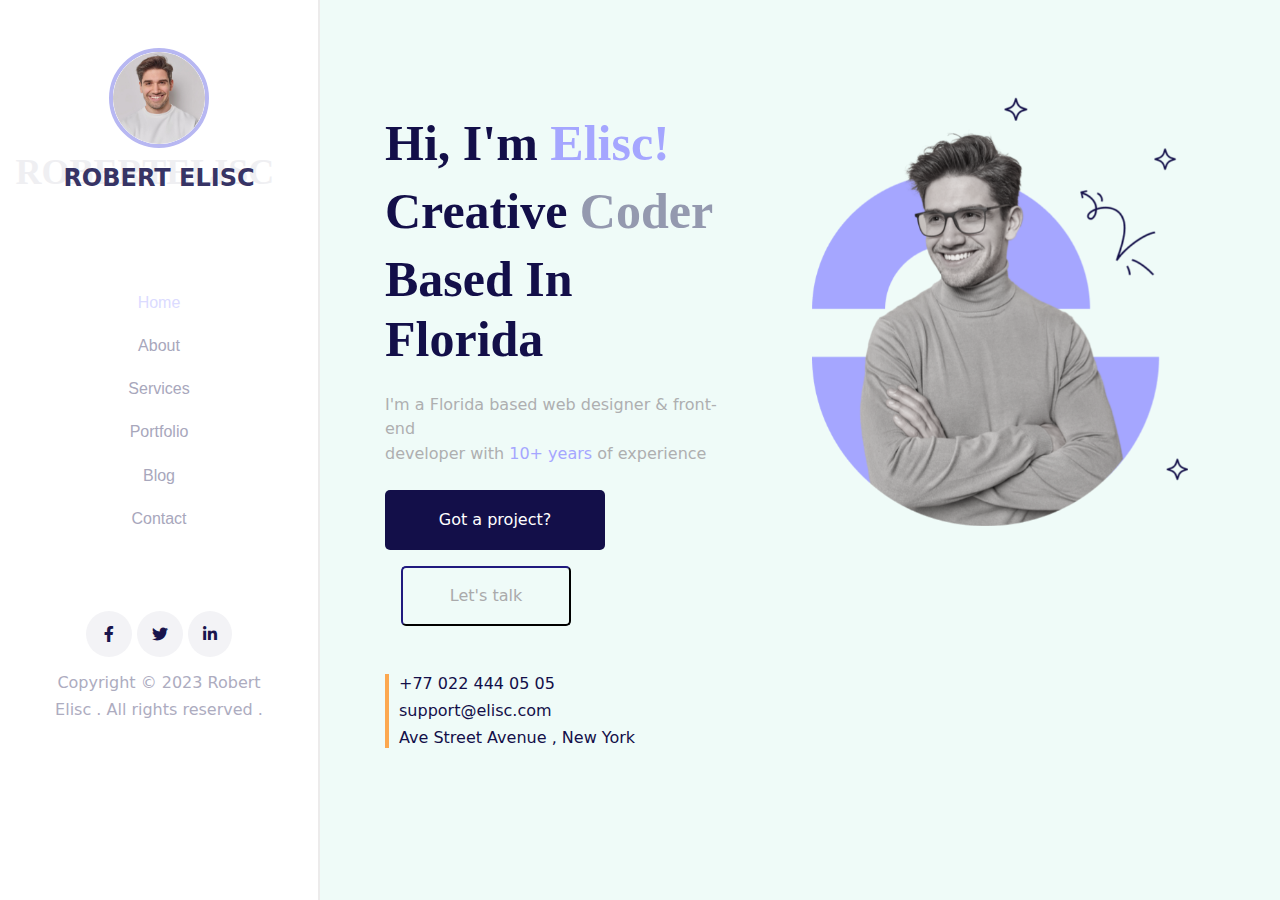
<file: index.html>
<!DOCTYPE html>
<html lang="en">

<head>
  <meta charset="UTF-8">
  <meta http-equiv="X-UA-Compatible" content="IE=edge">
  <meta name="viewport" content="width=device-width, initial-scale=1.0">

  <link rel="stylesheet" href="assets\bootstrap5\bootstrap.min.css">
  <link rel="stylesheet" href="https://cdnjs.cloudflare.com/ajax/libs/font-awesome/6.0.0/css/all.min.css" />
  <link rel="stylesheet" href="assets\css\style.css">
  <link rel="stylesheet" href="assets\css\MediaQuery.css">
  <title>Home</title>
</head>

<body>


  <main class="container-fluid main-Home">
    <div class="row">

      <!-- Left nav start  -->
      <aside class="left-nav col-lg-3 col-xl-3">


        <!-- off canvas for phones start -->
        <div class="off-canvas off">
          <button class="btn  " type="button" data-bs-toggle="offcanvas" data-bs-target="#offcanvasExample"
            aria-controls="offcanvasExample">
            <i class="fa-solid fa-bars"></i>
          </button>

          <div class="offcanvas offcanvas-start" tabindex="-1" id="offcanvasExample"
            aria-labelledby="offcanvasExampleLabel">
            <div class="offcanvas-header">

              <button type="button" class="btn-close text-reset" data-bs-dismiss="offcanvas"
                aria-label="Close"></button>
            </div>
            <div class="offcanvas-body">
              <div>
                <!-- img and name start -->
                <div class="col-xl-12 col-lg-12 mb-5  mt-5 img-name  main-title">
                  <img class="mb-3" src="assets\images\user-img.jpg" alt="" srcset="">
                  <h4 class="Name mb-5">Robert Elisc <span class="bg-text">RobertElisc</span></h4>
                </div>
                <!-- img and name end -->

                <!-- links start -->
                <div class="col-xl-12 col-lg-12 mb-5 links ">
                  <a href="#">
                    <h6 class=" mb-4 mt-5 colored">Home</h6>
                  </a>
                  <a href="About.html">
                    <h6 class=" mb-4">About</h6>
                  </a>
                  <a href="Services.html">
                    <h6 class=" mb-4">Services</h6>
                  </a>
                  <a href="portfolio.html">
                    <h6 class=" mb-4">Portfolio</h6>
                  </a>
                  <a href="#">
                    <h6 class=" mb-4">Blog</h6>
                  </a>
                  <a href="Contact.html">
                    <h6 class=" mb-4">Contact</h6>
                  </a>

                </div>
                <!-- links end -->


                <!-- copyright start -->
                <div class="col-xl-12 col-lg-12 mt-5   rights">
                  <div class="social col-xl-12 col-lg-12">
                    <i class="fa-brands fa-facebook-f"></i>
                    <i class="fa-brands fa-twitter"></i>
                    <i class="fa-brands fa-linkedin-in"></i>
                  </div>

                  <div class="Copy-text col-xl-12 col-lg-12 mt-3">
                    <h6>Copyright © 2023 Robert</h6>
                    <h6>Elisc . All rights reserved .</h6>
                  </div>

                </div>
              </div>

            </div>
          </div>

        </div>

        <!-- off canvas for phones end -->





        <div class="for-big-screen">
          <!-- img and name start -->
          <div class="col-xl-12 col-lg-12 mb-5  mt-5 img-name  main-title">
            <img class="mb-3" src="assets\images\user-img.jpg" alt="" srcset="">
            <h4 class="Name mb-5">Robert Elisc <span class="bg-text">RobertElisc</span></h4>
          </div>
          <!-- img and name end -->

          <!-- links start -->
          <div class="col-xl-12 col-lg-12 mb-5 links ">
            <a href="#">
              <h6 class=" mb-4 mt-5 colored">Home</h6>
            </a>
            <a href="About.html">
              <h6 class=" mb-4">About</h6>
            </a>
            <a href="Services.html">
              <h6 class=" mb-4">Services</h6>
            </a>
            <a href="portfolio.html">
              <h6 class=" mb-4">Portfolio</h6>
            </a>
            <a href="#">
              <h6 class=" mb-4">Blog</h6>
            </a>
            <a href="Contact.html">
              <h6 class=" mb-4">Contact</h6>
            </a>

          </div>
          <!-- links end -->

          <!-- copyright start -->
          <div class="col-xl-12 col-lg-12 mt-5   rights">
            <div class="social col-xl-12 col-lg-12">
              <i class="fa-brands fa-facebook-f"></i>
              <i class="fa-brands fa-twitter"></i>
              <i class="fa-brands fa-linkedin-in"></i>
            </div>

            <div class="Copy-text col-xl-12 col-lg-12 mt-3">
              <h6>Copyright © 2023 Robert</h6>
              <h6>Elisc . All rights reserved .</h6>
            </div>

          </div>
        </div>

      </aside>
      <!-- Left nav end  -->




      <!-- home start -->
      <section class=" col-lg-9 col-xl-9 home">
        <div class="row">
          <div class="col-xl-6 col-lg-6 home-text mt-5 ">
            <h1>Hi, I'm <span class="span-1">Elisc!</span></h1>
            <h1>Creative <span class="span-2">Coder</span></h1>
            <h1>Based In Florida</h1>

            <p class="mt-4">I'm a Florida based web designer & front-end</p>
            <p class="p2">developer with <span class="span-3">10+ years</span> of experience</p>

            <div class="col-xl-12 col-lg-12 butt mt-4  ">
              <button class="butt-1 mb-3">Got a project?</button>
              <button class="butt-2 ms-3">Let's talk</button>
            </div>

            <div class="col-xl-12 col-lg-12 info mt-5">
              <h6>+77 022 444 05 05</h6>
              <h6>support@elisc.com</h6>
              <h6>Ave Street Avenue , New York </h6>
            </div>

          </div>

          <div class="col-xl-5 col-lg-5 home-img mt-5 ">
            <div id="carouselExampleSlidesOnly" class="carousel slide" data-bs-ride="carousel">
              <div class="carousel-inner">
                <div class="carousel-item active">
                  <img src="assets\images\Home-img.png" class="d-block w-100" alt="...">
                </div>
              </div>
            </div>
          </div>
        </div>
      </section>

    </div>
  </main>




















  <script src="assets\bootstrap5\bootstrap.bundle.min.js"></script>
</body>

</html>
</file>
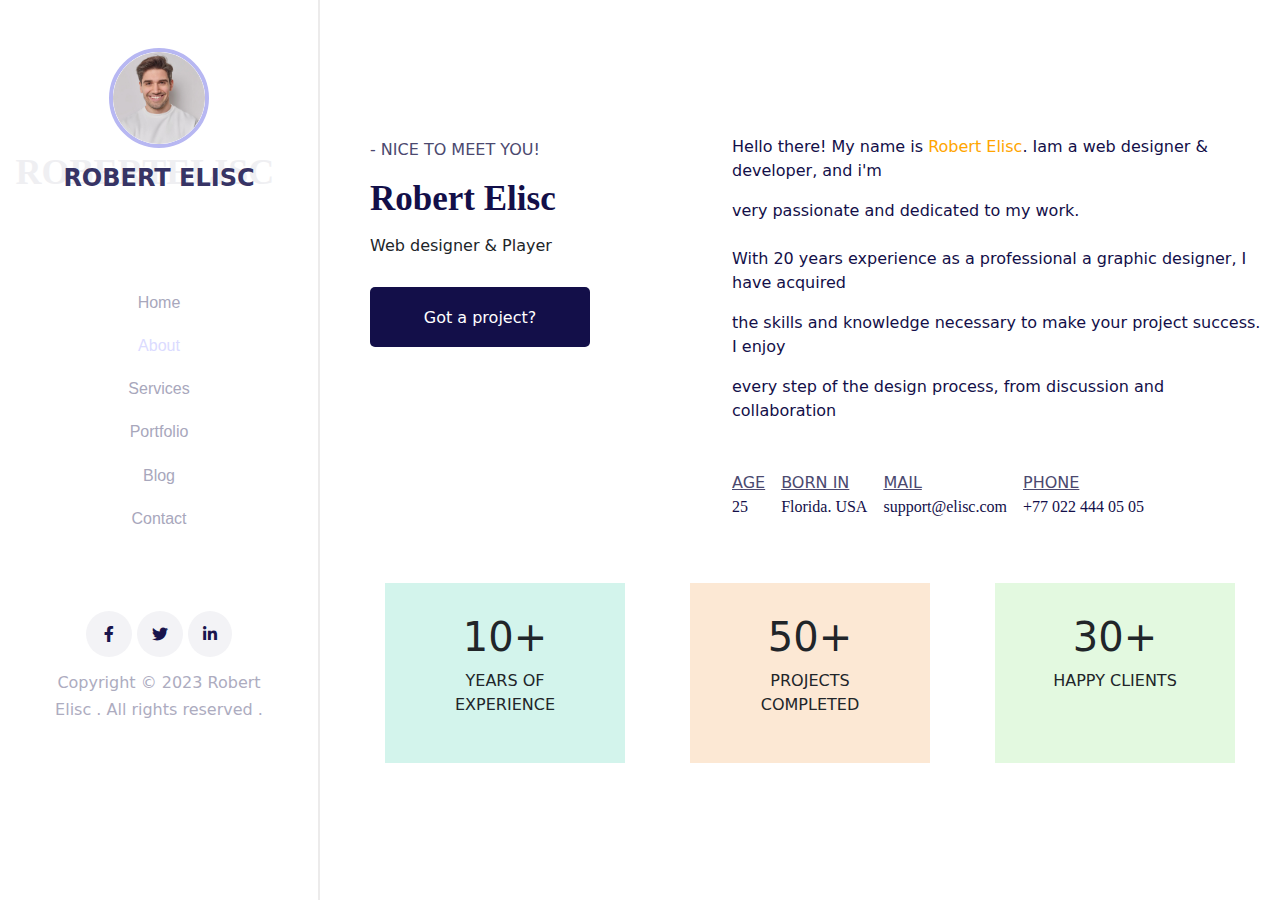
<file: About.html>
<!DOCTYPE html>
<html lang="en">
<head>
    <meta charset="UTF-8">
    <meta http-equiv="X-UA-Compatible" content="IE=edge">
    <meta name="viewport" content="width=device-width, initial-scale=1.0">
    <link rel="stylesheet" href="assets\bootstrap5\bootstrap.min.css">
    <link
      rel="stylesheet"
      href="https://cdnjs.cloudflare.com/ajax/libs/font-awesome/6.0.0/css/all.min.css"
    />
    <link rel="stylesheet" href="assets\css\style.css">
    <link rel="stylesheet" href="assets\css\MediaQuery.css">
    <title>About-me</title>
</head>
<body>
  
    <main class="container-fluid">
        <div class="row">
             <!-- Left nav start  -->
             <aside class="left-nav col-lg-3 col-xl-3">


                <!-- off canvas for phones start -->
                <div class="off-canvas off">
                 <button class="btn  " type="button" data-bs-toggle="offcanvas" data-bs-target="#offcanvasExample" aria-controls="offcanvasExample">
                   <i class="fa-solid fa-bars"></i>
                 </button>
                 
                 <div class="offcanvas offcanvas-start" tabindex="-1" id="offcanvasExample" aria-labelledby="offcanvasExampleLabel">
                   <div class="offcanvas-header">
                    
                     <button type="button" class="btn-close text-reset" data-bs-dismiss="offcanvas" aria-label="Close"></button>
                   </div>
                   <div class="offcanvas-body">
                     <div>
                       <!-- img and name start -->
                    <div class="col-xl-12 col-lg-12 mb-5  mt-5 img-name  main-title">
                     <img class="mb-3" src="assets\images\user-img.jpg" alt="" srcset="">
                     <h4 class="Name mb-5">Robert Elisc <span class="bg-text">RobertElisc</span></h4>
                  </div>
                 <!-- img and name end -->
   
                 <!-- links start -->
                 <div class="col-xl-12 col-lg-12 mb-5 links ">
                    <a href="index.html" ><h6  class=" mb-4 mt-5">Home</h6></a>
                    <a href="#" ><h6  class=" mb-4 colored">About</h6></a>
                    <a href="Services.html" ><h6  class=" mb-4">Services</h6></a>
                    <a href="portfolio.html" ><h6  class=" mb-4">Portfolio</h6></a>
                    <a href="#" ><h6  class=" mb-4">Blog</h6></a>
                    <a href="Contact.html" ><h6  class=" mb-4">Contact</h6></a>
   
                 </div>
                  <!-- links end -->
   
   
                  <!-- copyright start -->
                  <div class="col-xl-12 col-lg-12 mt-5   rights">
                    <div class="social col-xl-12 col-lg-12" >
                     <i class="fa-brands fa-facebook-f"></i>
                     <i class="fa-brands fa-twitter"></i>
                     <i class="fa-brands fa-linkedin-in"></i>
                    </div>
   
                    <div class="Copy-text col-xl-12 col-lg-12 mt-3" >
                      <h6>Copyright © 2023 Robert</h6>
                      <h6>Elisc . All rights reserved .</h6>
                    </div>
                    
                  </div>
                     </div>
                    
                   </div>
                 </div>
                   
                </div>
              
               <!-- off canvas for phones end -->
 
 
 
 
 
                <div class="for-big-screen">
                  <!-- img and name start -->
                    <div class="col-xl-12 col-lg-12 mb-5  mt-5 img-name  main-title">
                      <img class="mb-3" src="assets\images\user-img.jpg" alt="" srcset="">
                      <h4 class="Name mb-5">Robert Elisc <span class="bg-text">RobertElisc</span></h4>
                    </div>
                  <!-- img and name end -->
 
                   <!-- links start -->
                   <div class="col-xl-12 col-lg-12 mb-5 links ">
                     <a href="index.html" ><h6  class=" mb-4 mt-5 ">Home</h6></a>
                     <a href="#" ><h6  class=" mb-4 colored">About</h6></a>
                     <a href="Services.html" ><h6  class=" mb-4">Services</h6></a>
                     <a href="portfolio.html" ><h6  class=" mb-4">Portfolio</h6></a>
                     <a href="#" ><h6  class=" mb-4">Blog</h6></a>
                     <a href="Contact.html" ><h6  class=" mb-4">Contact</h6></a>
 
                   </div>
                 <!-- links end -->
 
                 <!-- copyright start -->
                  <div class="col-xl-12 col-lg-12 mt-5   rights">
                   <div class="social col-xl-12 col-lg-12" >
                    <i class="fa-brands fa-facebook-f"></i>
                    <i class="fa-brands fa-twitter"></i>
                    <i class="fa-brands fa-linkedin-in"></i>
                   </div>
                  
                   <div class="Copy-text col-xl-12 col-lg-12 mt-3" >
                     <h6>Copyright © 2023 Robert</h6>
                     <h6>Elisc . All rights reserved .</h6>
                   </div>
                   
                  </div>
                </div>
                
             </aside>
         <!-- Left nav end  -->



         <!-- About start -->

         <section class=" col-lg-9 col-xl-9 about">
           <div class="row" >
            <!-- left top section -->
             <div class="hi mt-5 col-lg-5 col-xl-5">
              <p>- NICE TO MEET YOU!</p>
              <h1>Robert Elisc</h1>
              <h6 class="mt-3">Web designer & Player</p>
              <button class="butt-1  mt-3">Got a project?</button>
             </div>
             <!-- left top section end-->
             
             <div class="hi-p col-lg-7 col-xl-7">
               <p>Hello there! My name is <span class="hi-sp">Robert Elisc</span>. Iam a web designer & developer, and i'm</p>
               <p>very passionate and dedicated to my work.</p>
               <p class="mt-4">With 20 years experience as a professional a graphic designer, I have acquired</p> 
               <p>the skills and knowledge necessary to make your project success. I enjoy </p>
               <p class="mb-5">every step of the design process, from discussion and collaboration</p>
               

             <div class="info-links mt-5">
              <div>
                <a href="">AGE</a>
                <p class="">25</p>
              </div>

              <div class="ms-3">
                <a  href="" >BORN IN</a>
                <p >Florida. USA</p>
              </div>
              
              <div class="ms-3">
                <a  href="">MAIL</a>
                <p >support@elisc.com</p>
              </div>
              

              <div class="ms-3">
                <a  href="">PHONE</a>
                <p >+77 022 444 05 05</p>
              </div>
              
            
             </div>

            
             </div>

             <div class="prog col-lg-12 col-xl-12 container justify-content-center mt-5  ">
              <div class="row">
                <div class="prog-1 progg col-lg-3 col-xl-3 mb-4">
                  <h1>10+</h1>
                  <p>YEARS OF EXPERIENCE</p>
                </div>
  
                <div class="prog-2 progg col-lg-3 col-xl-3  mb-4">
                  <h1>50+</h1>
                  <p>PROJECTS COMPLETED</p>
                </div>
  
                <div class="prog-3  progg col-lg-3 col-xl-3 mb-4">
                  <h1>30+</h1>
                  <p>HAPPY CLIENTS</p>
                </div>
              </div>
             
          </div>


            



           </div>
         </section>
 
 
        </div>
    </main>

















<script src="assets\bootstrap5\bootstrap.bundle.min.js"></script>
</body>
</html>
</file>
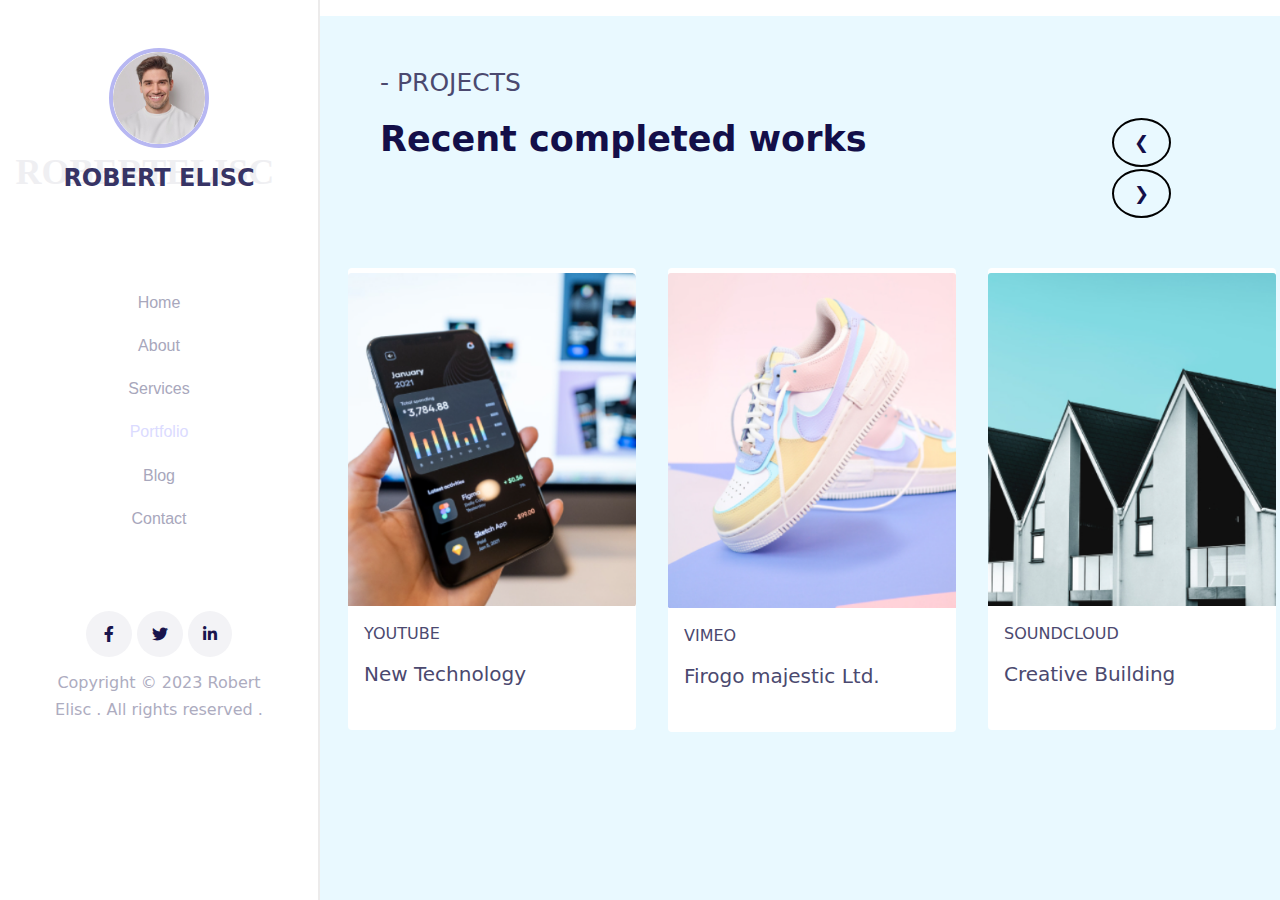
<file: portfolio.html>
<!DOCTYPE html>
<html lang="en">
<head>
    <meta charset="UTF-8">
    <meta http-equiv="X-UA-Compatible" content="IE=edge">
    <meta name="viewport" content="width=device-width, initial-scale=1.0">
    <link rel="stylesheet" href="assets\bootstrap5\bootstrap.min.css">
    <link
      rel="stylesheet"
      href="https://cdnjs.cloudflare.com/ajax/libs/font-awesome/6.0.0/css/all.min.css"
    />
    <link rel="stylesheet" href="assets\css\style.css">
    <link rel="stylesheet" href="assets\css\MediaQuery.css">
    <title>Portfolio</title>
</head>
<body>
    <main class="container-fluid">
        <div class="row">
              <!-- Left nav start  -->
           <aside class="left-nav col-lg-3 col-xl-3">
           
           
            <!-- off canvas for phones start -->
            <div class="off-canvas off">
             <button class="btn  " type="button" data-bs-toggle="offcanvas" data-bs-target="#offcanvasExample" aria-controls="offcanvasExample">
               <i class="fa-solid fa-bars"></i>
             </button>
             
             <div class="offcanvas offcanvas-start" tabindex="-1" id="offcanvasExample" aria-labelledby="offcanvasExampleLabel">
               <div class="offcanvas-header">
                
                 <button type="button" class="btn-close text-reset" data-bs-dismiss="offcanvas" aria-label="Close"></button>
               </div>
               <div class="offcanvas-body">
                 <div>
                   <!-- img and name start -->
                <div class="col-xl-12 col-lg-12 mb-5  mt-5 img-name  main-title">
                 <img class="mb-3" src="assets\images\user-img.jpg" alt="" srcset="">
                 <h4 class="Name mb-5">Robert Elisc <span class="bg-text">RobertElisc</span></h4>
              </div>
             <!-- img and name end -->
        
             <!-- links start -->
             <div class="col-xl-12 col-lg-12 mb-5 links ">
                <a href="index.html" ><h6  class=" mb-4 mt-5">Home</h6></a>
                <a href="About.html" ><h6  class=" mb-4 ">About</h6></a>
                <a href="Services.html" ><h6  class=" mb-4 ">Services</h6></a>
                <a href="#" ><h6  class=" mb-4 colored">Portfolio</h6></a>
                <a href="#" ><h6  class=" mb-4">Blog</h6></a>
                <a href="Contact.html" ><h6  class=" mb-4">Contact</h6></a>
        
             </div>
              <!-- links end -->
        
        
              <!-- copyright start -->
              <div class="col-xl-12 col-lg-12 mt-5   rights">
                <div class="social col-xl-12 col-lg-12" >
                 <i class="fa-brands fa-facebook-f"></i>
                 <i class="fa-brands fa-twitter"></i>
                 <i class="fa-brands fa-linkedin-in"></i>
                </div>
        
                <div class="Copy-text col-xl-12 col-lg-12 mt-3" >
                  <h6>Copyright © 2023 Robert</h6>
                  <h6>Elisc . All rights reserved .</h6>
                </div>
                
              </div>
                 </div>
                
               </div>
             </div>
               
            </div>
          
           <!-- off canvas for phones end -->
        
        
        
        
        
            <div class="for-big-screen">
              <!-- img and name start -->
                <div class="col-xl-12 col-lg-12 mb-5  mt-5 img-name  main-title">
                  <img class="mb-3" src="assets\images\user-img.jpg" alt="" srcset="">
                  <h4 class="Name mb-5">Robert Elisc <span class="bg-text">RobertElisc</span></h4>
                </div>
              <!-- img and name end -->
        
               <!-- links start -->
               <div class="col-xl-12 col-lg-12 mb-5 links ">
                 <a href="index.html" ><h6  class=" mb-4 mt-5 ">Home</h6></a>
                 <a href="About.html" ><h6  class=" mb-4 ">About</h6></a>
                 <a href="Services.html" ><h6  class=" mb-4 ">Services</h6></a>
                 <a href="#" ><h6  class=" mb-4 colored">Portfolio</h6></a>
                 <a href="#" ><h6  class=" mb-4">Blog</h6></a>
                 <a href="Contact.html" ><h6  class=" mb-4 ">Contact</h6></a>
        
               </div>
             <!-- links end -->
        
             <!-- copyright start -->
              <div class="col-xl-12 col-lg-12 mt-5   rights">
               <div class="social col-xl-12 col-lg-12" >
                <i class="fa-brands fa-facebook-f"></i>
                <i class="fa-brands fa-twitter"></i>
                <i class="fa-brands fa-linkedin-in"></i>
               </div>
              
               <div class="Copy-text col-xl-12 col-lg-12 mt-3" >
                 <h6>Copyright © 2023 Robert</h6>
                 <h6>Elisc . All rights reserved .</h6>
               </div>
               
              </div>
            </div>
            
         </aside>
        <!-- Left nav end  -->



        <!-- portfolio start -->
        <section class="col-lg-9 col-xl-9 contact mt-3">
            <div class="row">
                <div class="col-lg-12 col-xl-12 title-ser mt-5">
                    <p class="ms-5">- PROJECTS</p>
                 </div>

                 <div class="col-lg-12 col-xl-12 under-title ">
                    <h1 class="ms-5">Recent completed works</h1>
                    <div class="nextt col-xl-2 col-lg-2 '">
                        <a class="prev me-2 col-sm-6" onclick="plusSlides(-1)">&#10094;</a>
                        <a class="next me-5 col-sm-6" onclick="plusSlides(1)">&#10095;</a>
                    </div>
                  
                 </div>


                 <!-- Work cards start -->
                    <div class="col-lg-12 col-xl-12 mt-5">
                      
                     <!-- Slideshow container -->
                     <div class="slideshow-container ">
                       
                        <!-- Full-width images with number and caption text -->

                        <div class="mySlides col-lg-12 col-xl-12 ms-3">
                          <div class="row">
                            <div class="col-lg-4 col-xl-4 ">
                              <div class="card" style="width: 18rem; border: none;">
                                  <img src="assets\images\card-1.png" class="card-img-top" alt="..." ">
                                  <div class="card-body">
                                    <p class="card-text">YOUTUBE</p>
                                    <h5 class="card-title">New Technology</h5>
                                    
                                    
                                  </div>
                                </div>
                            </div>
                           
                            <div class="col-lg-4 col-xl-4 ">
                              <div class="card" style="width: 18rem; border: none;">
                                  <img src="assets\images\card-2.png" class="card-img-top" alt="...">
                                  <div class="card-body">
                                    <p class="card-text">VIMEO</p>
                                    <h5 class="card-title">Firogo majestic Ltd.</h5>
                                  </div>
                                </div>
                            </div>
                           
                            <div class="col-lg-4 col-xl-4 ">
                              <div class="card" style="width: 18rem; border: none;">
                                  <img src="assets\images\card-3.png" class="card-img-top" alt="...">
                                  <div class="card-body">
                                    <p class="card-text">SOUNDCLOUD</p>
                                    <h5 class="card-title">Creative Building</h5>
                                  </div>
                                </div>
                            
                      </div>
                          </div>
                        </div>



                        <div class="mySlides col-lg-12 col-xl-12 ms-3">
                          <div class="row">
                            <div class="col-lg-4 col-xl-4 ">
                              <div class="card" style="width: 18rem; border: none;">
                                  <img src="assets\images\card-2.png" class="card-img-top" alt="..." ">
                                  <div class="card-body">
                                    <p class="card-text">VIMEO</p>
                                    <h5 class="card-title">Firogo majestic Ltd.</h5>
                                  </div>
                                </div>
                            </div>
                            
                            <div class="col-lg-4 col-xl-4 ">
                              <div class="card" style="width: 18rem; border: none;">
                                  <img src="assets\images\card-1.png" class="card-img-top" alt="...">
                                  <div class="card-body">
                                    <p class="card-text">YOUTUBE</p>
                                    <h5 class="card-title">New Technology</h5>
                                    
                                    
                                  </div>
                                </div>
                            </div>
                           
                            <div class="col-lg-4 col-xl-4 ">
                              <div class="card" style="width: 18rem; border: none;">
                                  <img src="assets\images\card-3.png" class="card-img-top" alt="...">
                                  <div class="card-body">
                                    <p class="card-text">SOUNDCLOUD</p>
                                    <h5 class="card-title">Creative Building</h5>
                                  </div>
                                </div>
                            
                      </div>
                          </div>
                        </div>
                      
                        <div class="mySlides col-lg-12 col-xl-12 ms-3">
                          <div class="row">
                            <div class="col-lg-4 col-xl-4 ">
                              <div class="card" style="width: 18rem; border: none;">
                                  <img src="assets\images\card-1.png" class="card-img-top" alt="..." ">
                                  <div class="card-body">
                                    <p class="card-text">YOUTUBE</p>
                                    <h5 class="card-title">New Technology</h5>
                                    
                                    
                                  </div>
                                </div>
                            </div>
                           
                            <div class="col-lg-4 col-xl-4 ">
                              <div class="card" style="width: 18rem; border: none;">
                                  <img src="assets\images\card-3.png" class="card-img-top" alt="...">
                                  <div class="card-body">
                                    <p class="card-text">SOUNDCLOUD</p>
                                    <h5 class="card-title">Creative Building</h5>
                                  </div>
                                </div>
                            </div>
                           
                            <div class="col-lg-4 col-xl-4 ">
                              <div class="card" style="width: 18rem; border: none;">
                                  <img src="assets\images\card-2.png" class="card-img-top" alt="...">
                                  <div class="card-body">
                                    <p class="card-text">VIMEO</p>
                                    <h5 class="card-title">Firogo majestic Ltd.</h5>
                                  </div>
                                </div>
                            
                      </div>
                          </div>
                        </div>
                      
                        <!-- Next and previous buttons -->
                       
                      </div>
                      <!-- Work cards end-->
                      
                      
                    
                 </div>
              
                 
    
            </div>
        </section>
            
        </div>
    </main>



  <script src="assets\bootstrap5\bootstrap.bundle.min.js"></script>
  <script src="assets\js\portfolio.js"></script>
</body>
</html>
</file>
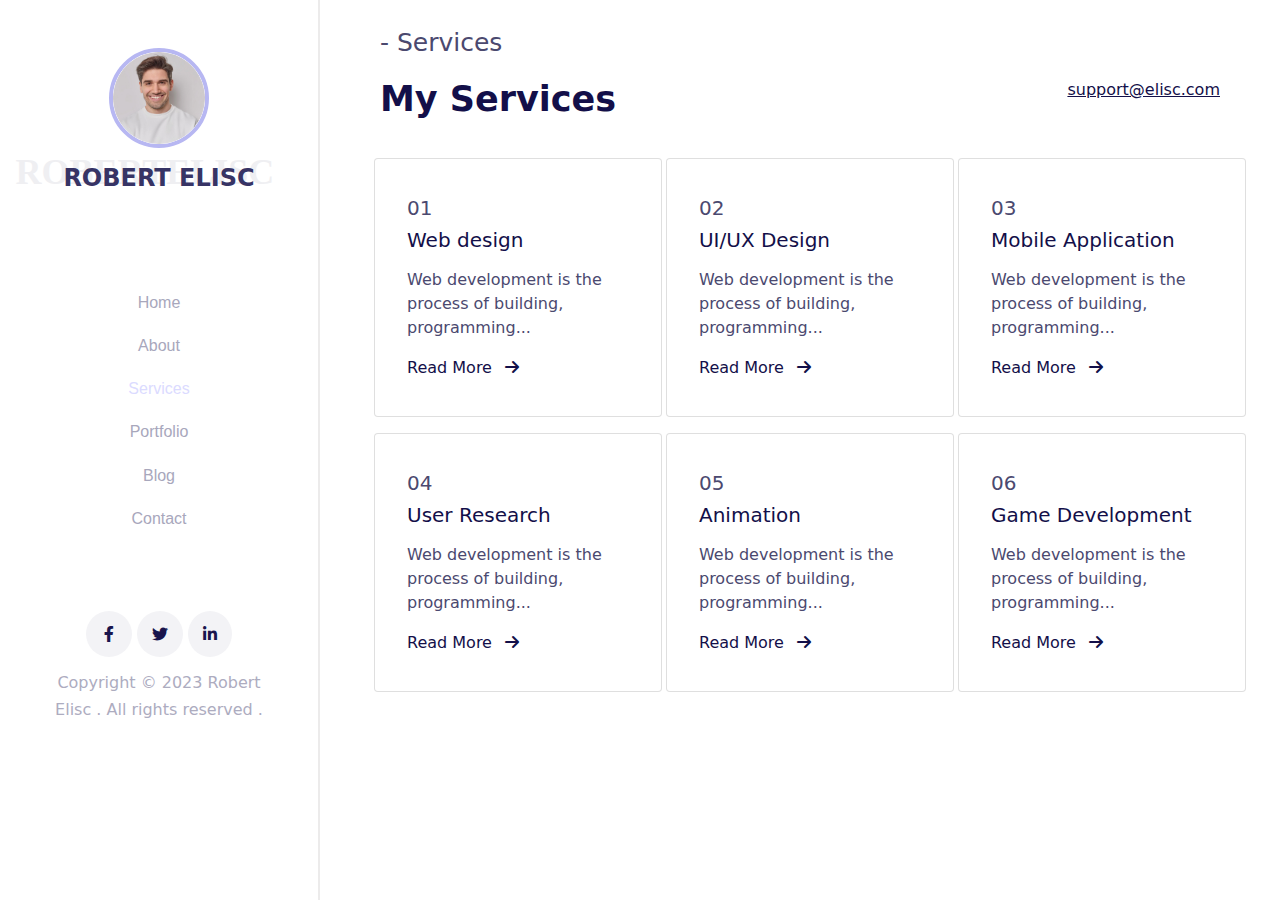
<file: Services.html>
<!DOCTYPE html>
<html lang="en">
<head>
    <meta charset="UTF-8">
    <meta http-equiv="X-UA-Compatible" content="IE=edge">
    <meta name="viewport" content="width=device-width, initial-scale=1.0">
    <link rel="stylesheet" href="assets\bootstrap5\bootstrap.min.css">
    <link
      rel="stylesheet"
      href="https://cdnjs.cloudflare.com/ajax/libs/font-awesome/6.0.0/css/all.min.css"
    />
    <link rel="stylesheet" href="assets\css\style.css">
    <link rel="stylesheet" href="assets\css\MediaQuery.css">
    <title>My-Services</title>
</head>
<body>
    <main class="container-fluid">
        <div class="row">
             <!-- Left nav start  -->
             <aside class="left-nav col-lg-3 col-xl-3">


                <!-- off canvas for phones start -->
                <div class="off-canvas off">
                 <button class="btn  " type="button" data-bs-toggle="offcanvas" data-bs-target="#offcanvasExample" aria-controls="offcanvasExample">
                   <i class="fa-solid fa-bars"></i>
                 </button>
                 
                 <div class="offcanvas offcanvas-start" tabindex="-1" id="offcanvasExample" aria-labelledby="offcanvasExampleLabel">
                   <div class="offcanvas-header">
                    
                     <button type="button" class="btn-close text-reset" data-bs-dismiss="offcanvas" aria-label="Close"></button>
                   </div>
                   <div class="offcanvas-body">
                     <div>
                       <!-- img and name start -->
                    <div class="col-xl-12 col-lg-12 mb-5  mt-5 img-name  main-title">
                     <img class="mb-3" src="assets\images\user-img.jpg" alt="" srcset="">
                     <h4 class="Name mb-5">Robert Elisc <span class="bg-text">RobertElisc</span></h4>
                  </div>
                 <!-- img and name end -->
   
                 <!-- links start -->
                 <div class="col-xl-12 col-lg-12 mb-5 links ">
                    <a href="index.html" ><h6  class=" mb-4 mt-5">Home</h6></a>
                    <a href="About.html" ><h6  class=" mb-4 ">About</h6></a>
                    <a href="#" ><h6  class=" mb-4 colored">Services</h6></a>
                    <a href="portfolio.html" ><h6  class=" mb-4">Portfolio</h6></a>
                    <a href="#" ><h6  class=" mb-4">Blog</h6></a>
                    <a href="Contact.html" ><h6  class=" mb-4">Contact</h6></a>
   
                 </div>
                  <!-- links end -->
   
   
                  <!-- copyright start -->
                  <div class="col-xl-12 col-lg-12 mt-5   rights">
                    <div class="social col-xl-12 col-lg-12" >
                     <i class="fa-brands fa-facebook-f"></i>
                     <i class="fa-brands fa-twitter"></i>
                     <i class="fa-brands fa-linkedin-in"></i>
                    </div>
   
                    <div class="Copy-text col-xl-12 col-lg-12 mt-3" >
                      <h6>Copyright © 2023 Robert</h6>
                      <h6>Elisc . All rights reserved .</h6>
                    </div>
                    
                  </div>
                     </div>
                    
                   </div>
                 </div>
                   
                </div>
              
               <!-- off canvas for phones end -->
 
 
 
 
 
                <div class="for-big-screen">
                  <!-- img and name start -->
                    <div class="col-xl-12 col-lg-12 mb-5  mt-5 img-name  main-title">
                      <img class="mb-3" src="assets\images\user-img.jpg" alt="" srcset="">
                      <h4 class="Name mb-5">Robert Elisc <span class="bg-text">RobertElisc</span></h4>
                    </div>
                  <!-- img and name end -->
 
                   <!-- links start -->
                   <div class="col-xl-12 col-lg-12 mb-5 links ">
                     <a href="index.html" ><h6  class=" mb-4 mt-5 ">Home</h6></a>
                     <a href="About.html" ><h6  class=" mb-4 ">About</h6></a>
                     <a href="#" ><h6  class=" mb-4 colored">Services</h6></a>
                     <a href="portfolio.html" ><h6  class=" mb-4">Portfolio</h6></a>
                     <a href="#" ><h6  class=" mb-4">Blog</h6></a>
                     <a href="Contact.html" ><h6  class=" mb-4">Contact</h6></a>
 
                   </div>
                 <!-- links end -->
 
                 <!-- copyright start -->
                  <div class="col-xl-12 col-lg-12 mt-5   rights">
                   <div class="social col-xl-12 col-lg-12" >
                    <i class="fa-brands fa-facebook-f"></i>
                    <i class="fa-brands fa-twitter"></i>
                    <i class="fa-brands fa-linkedin-in"></i>
                   </div>
                  
                   <div class="Copy-text col-xl-12 col-lg-12 mt-3" >
                     <h6>Copyright © 2023 Robert</h6>
                     <h6>Elisc . All rights reserved .</h6>
                   </div>
                   
                  </div>
                </div>
                
             </aside>
         <!-- Left nav end  -->



         <!-- services start -->

         <section class="col-lg-9 col-xl-9 services">
           <div class="row">
             <div class="col-lg-12 col-xl-12 title-ser mt-4">
                <p class="ms-5">- Services</p>
             </div>

             <div class="col-lg-12 col-xl-12 under-title ">
                <h1 class="ms-5">My Services</h1>
                <a href="#" class="me-5">support@elisc.com</a>
             </div>






             
             
             <!-- cards start -->
             <div  class="col-lg-12 col-xl-12 cards ">
                <div class="row">
                    <div class="col-lg-4 col-xl-4 mb-2">
                        <div class="card" style="width: 18rem;">
                            <div class="card-body mt-3 ms-3">
                                <h5 class="card-title ">01</h5>
                                <h5 class="card-subtitle mb-3 mt-2">Web design</h5>
                                <p class="card-text">Web development is the <br> process of building,<br> programming...</p>
                                <a href="#" class="card-link">Read More  <i class="fa-solid fa-arrow-right ms-2"></i></a>
                              
                            </div>
                          </div>
                    </div>


                    <div class="col-lg-4 col-xl-4 mb-2">
                        <div class="card" style="width: 18rem;">
                            <div class="card-body mt-3 ms-3">
                                <h5 class="card-title ">02</h5>
                                <h5 class="card-subtitle mb-3 mt-2">UI/UX Design</h5>
                                <p class="card-text">Web development is the <br> process of building,<br> programming...</p>
                                <a href="#" class="card-link">Read More  <i class="fa-solid fa-arrow-right ms-2"></i></a>
                              
                            </div>
                          </div>
                    </div>

                    <div class="col-lg-4 col-xl-4 mb-2">
                        <div class="card" style="width: 18rem;">
                            <div class="card-body mt-3 ms-3">
                                <h5 class="card-title ">03</h5>
                                <h5 class="card-subtitle mb-3 mt-2">Mobile Application</h5>
                                <p class="card-text">Web development is the <br> process of building,<br> programming...</p>
                                <a href="#" class="card-link">Read More  <i class="fa-solid fa-arrow-right ms-2"></i></a>
                              
                            </div>
                          </div>
                    </div>


                    <div class="col-lg-4 col-xl-4 mt-2">
                        <div class="card" style="width: 18rem;">
                            <div class="card-body mt-3 ms-3">
                                <h5 class="card-title ">04</h5>
                                <h5 class="card-subtitle mb-3 mt-2">User Research</h5>
                                <p class="card-text">Web development is the <br> process of building,<br> programming...</p>
                                <a href="#" class="card-link">Read More  <i class="fa-solid fa-arrow-right ms-2"></i></a>
                              
                            </div>
                          </div>
                    </div>


                    <div class="col-lg-4 col-xl-4 mt-2">
                        <div class="card" style="width: 18rem;">
                            <div class="card-body mt-3 ms-3">
                                <h5 class="card-title ">05</h5>
                                <h5 class="card-subtitle mb-3 mt-2">Animation</h5>
                                <p class="card-text">Web development is the <br> process of building,<br> programming...</p>
                                <a href="#" class="card-link">Read More  <i class="fa-solid fa-arrow-right ms-2"></i></a>
                              
                            </div>
                          </div>
                    </div>


                    <div class="col-lg-4 col-xl-4 mt-2">
                        <div class="card" style="width: 18rem;">
                            <div class="card-body mt-3 ms-3">
                                <h5 class="card-title ">06</h5>
                                <h5 class="card-subtitle mb-3 mt-2">Game Development</h5>
                                <p class="card-text">Web development is the <br> process of building,<br> programming...</p>
                                <a href="#" class="card-link">Read More  <i class="fa-solid fa-arrow-right ms-2"></i></a>
                              
                            </div>
                          </div>
                    </div>
                </div>



                </div>
               
                
             </div>

           </div>
         </section>

     
 
 
        </div>
    </main>

















<script src="assets\bootstrap5\bootstrap.bundle.min.js"></script>
</body>
</html>



</body>
</html>
</file>
